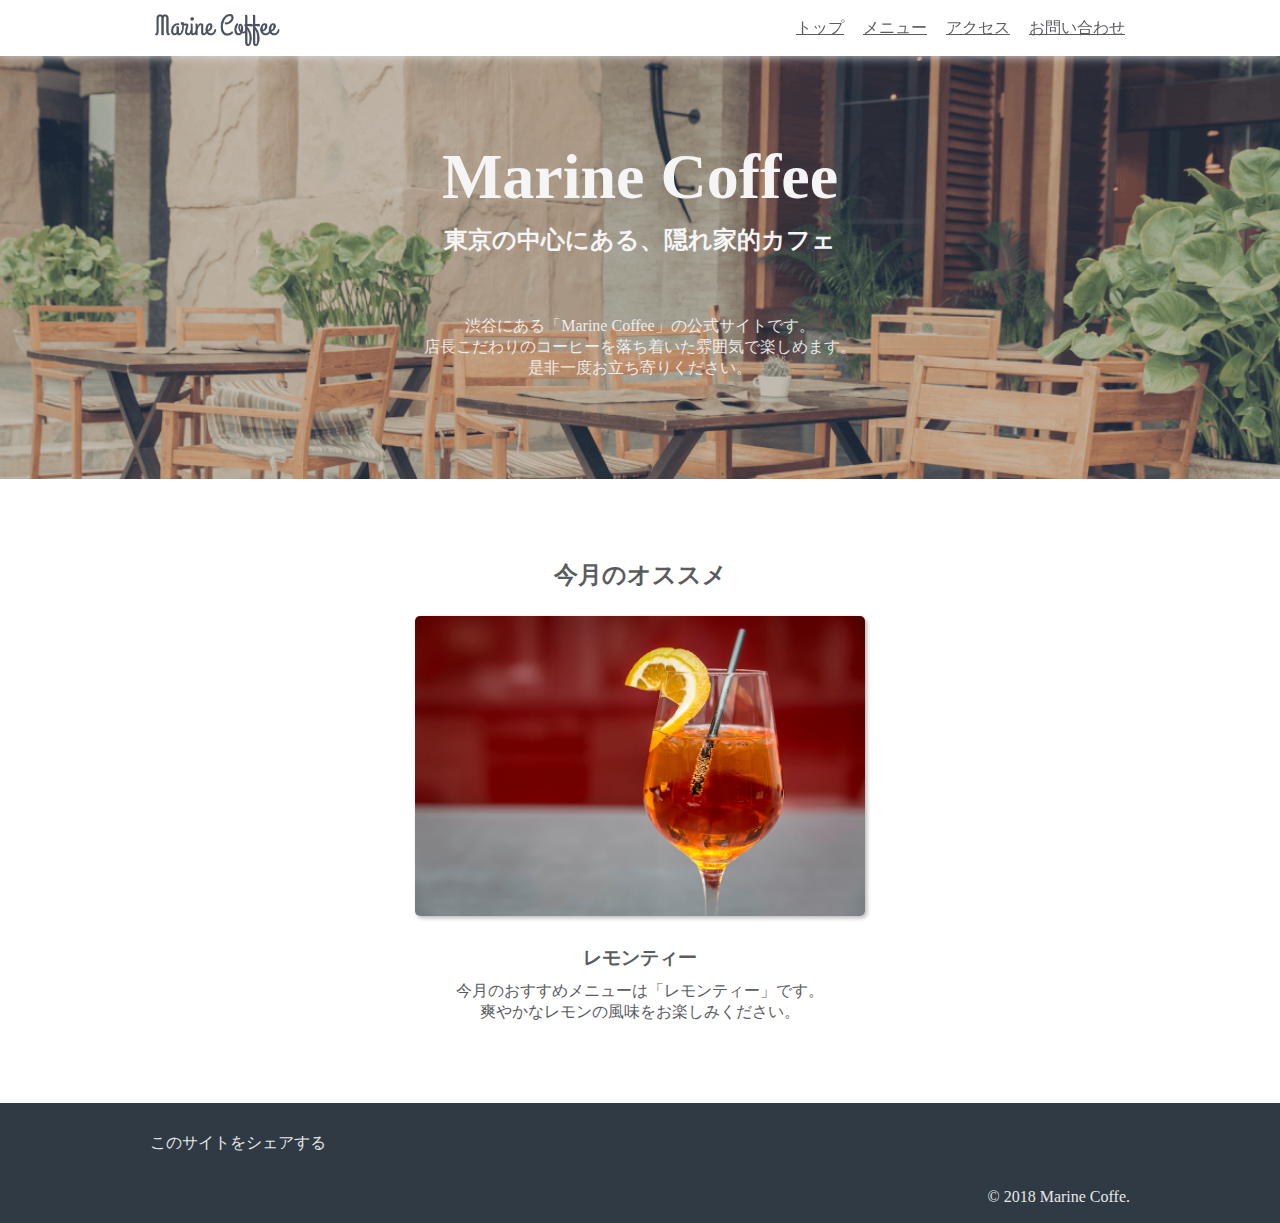
<file: index.html>
<!DOCTYPE html>

<html>
    <head>
        <meta charset="utf-8">
        <title>Marine Coffee | トップページ</title>
        <meta name="viewport" content="width=device-width,initial-scale=1">
        <link rel="shortcut icon" href="images/favicon.ico">
        <link rel="stylesheet" href="common.css">
        <link rel="stylesheet" href="index.css">
        <link rel="stylesheet" href="responsive.css">
    </head>
    <body>
        <div class="header">
            <div class="container">
                <div class="header-left">
                    <img class="header-logo" src="images/logo.png" alt="Marine Coffee">
                </div>
                <div class="header-right">
                    <a href="index.html">トップ</a>
                    <a href="menu.html">メニュー</a>
                    <a href="access.html">アクセス</a>
                    <a href="contact.html">お問い合わせ</a>
                </div>
                <div class="clear"></div>
            </div>
        
        </div>
        <div class="main-visual">
            <div class="container">
                <h1 class="top-title">Marine Coffee</h1>
                <h2 class="top-subtitle">東京の中心にある、隠れ家的カフェ</h2>
                <p class="top-text">
                    渋谷にある「Marine Coffee」の公式サイトです。
                    <br>
                    店長こだわりのコーヒーを落ち着いた雰囲気で楽しめます。
                    <br>
                    是非一度お立ち寄りください。
                </p>
            </div>
        </div>
        <div class="main">
            <div class="container">
                <h2>今月のオススメ</h2>
                <img class="main-image" src="images/lemon-tea.jpg" alt="レモンティー">
                <h3>レモンティー</h3>
                <p>
                    今月のおすすめメニューは「レモンティー」です。
                    <br>
                    爽やかなレモンの風味をお楽しみください。
                </p>
            </div>
        </div>
        <div class="footer">
            <div class="container">
                <div class="footer-left">
                    <p>このサイトをシェアする</p>
                </div>
                <div class="footer-right">
                    &copy; 2018 Marine Coffe.
                </div>
                <div class="clear"></div>
            </div>
        </div>
    </body>

</html>
</file>
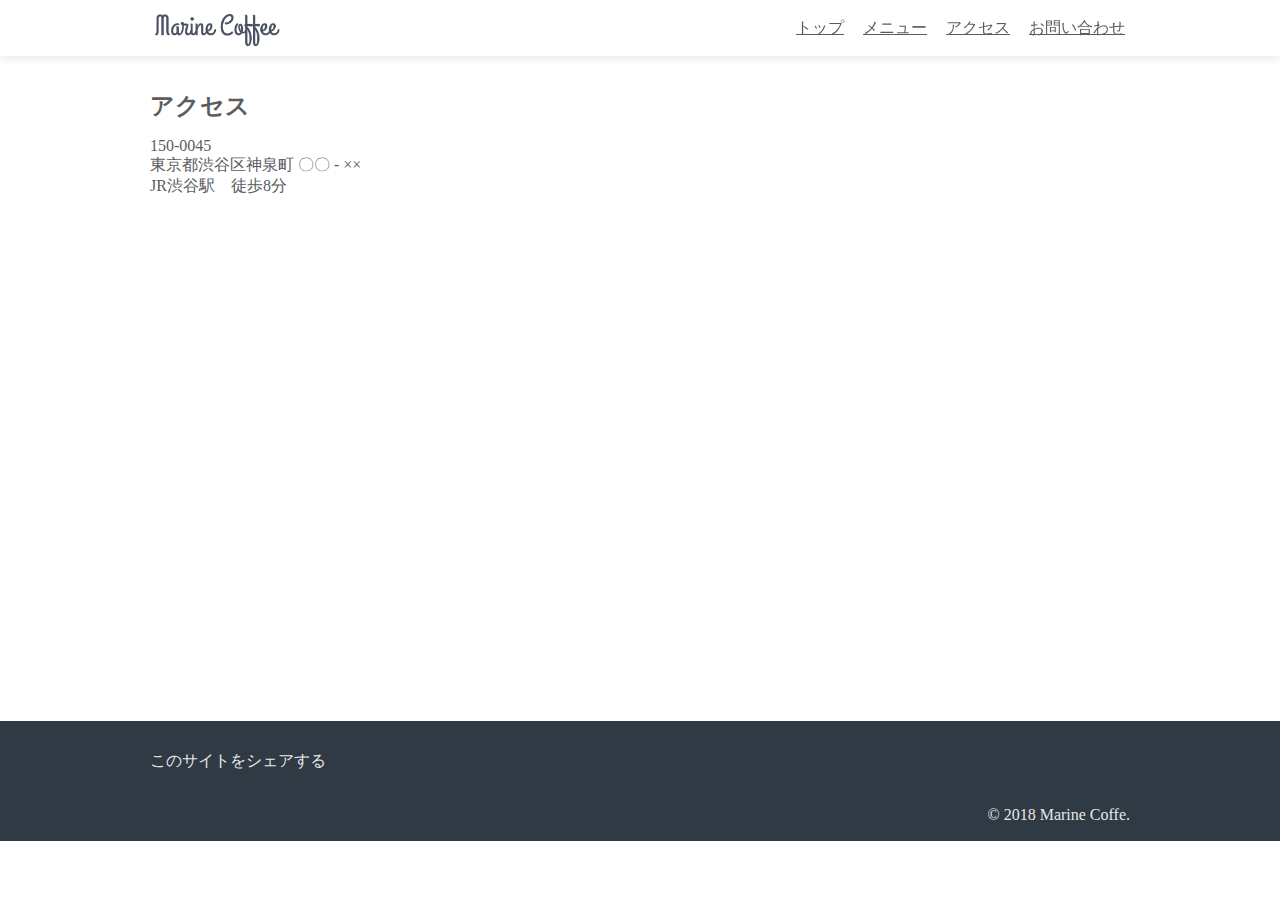
<file: access.html>
<!DOCTYPE html>
<html>
    <head>
        <meta charset="utf-8">
        <title>Marine Coffee | アクセス</title>
        <meta name="viewport" content="width=device-width,initial-scale=1">
        <link rel="shortcut icon" href="images/favicon.ico">
        <link rel="stylesheet" href="common.css">
        <link rel="stylesheet" href="access.css">
        <link rel="stylesheet" href="responsive.css">
    </head>
    <body>
        <div class="header">
            <div class="container">
                <div class="header-left">
                    <img class="header-logo" src="images/logo.png" alt="Marine Coffee">
                </div>
                <div class="header-right">
                    <a href="index.html">トップ</a>
                    <a href="menu.html">メニュー</a>
                    <a href="access.html">アクセス</a>
                    <a href="contact.html">お問い合わせ</a>
                </div>
                <div class="clear"></div>
            </div>
        </div>
        <div class="access">
            <div class="container">
                <h2 class="access-title">アクセス</h2>
                <p class="access-text">
                    150-0045
                    <br>
                    東京都渋谷区神泉町 〇〇 - ××
                    <br>
                    JR渋谷駅　徒歩8分
                </p>
                <div class="google-map">
                    <iframe src="https://www.google.com/maps/embed?pb=!1m18!1m12!1m3!1d3241.770164154667!2d139.6994417512288!3d35.658033880102415!2m3!1f0!2f0!3f0!3m2!1i1024!2i768!4f13.1!3m3!1m2!1s0x60188b563b00109f%3A0x337328def1e2ab26!2z5riL6LC36aeF!5e0!3m2!1sja!2sjp!4v1609988949877!5m2!1sja!2sjp" width="600" height="450" frameborder="0" style="border:0;" allowfullscreen="" aria-hidden="false" tabindex="0"></iframe>
                </div>
            </div>
        </div>
        <div class="footer">
            <div class="container">
                <div class="footer-left">
                    <p>このサイトをシェアする</p>
                </div>
                <div class="footer-right">
                    &copy; 2018 Marine Coffe.
                </div>
                <div class="clear"></div>
            </div>
        </div>
    </body>
</html>
</file>
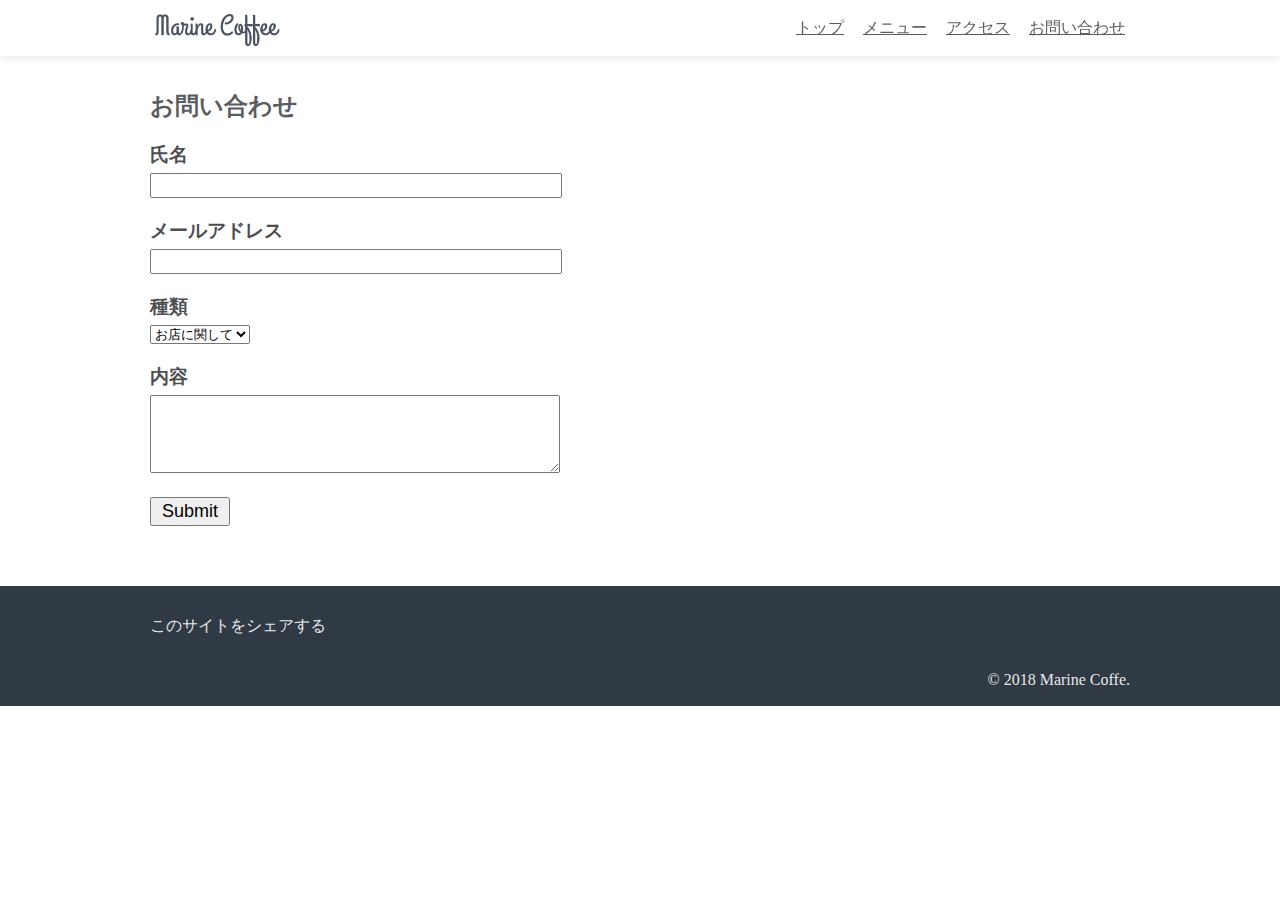
<file: contact.html>
<!DOCTYPE html>

<html>
    <head>
        <meta charset="utf-8">
        <title>Marine Coffee | お問い合わせ</title>
        <meta name="viewport" content="width=device-width,initial-scale=1">
        <link rel="shortcut icon" href="images/favicon.ico">
        <link rel="stylesheet" href="common.css">
        <link rel="stylesheet" href="contact.css">
        <link rel="stylesheet" href="responsive.css">
    </head>
    <body>
        <div class="header">
            <div class="container">
                <div class="header-left">
                    <img class="header-logo" src="images/logo.png" alt="Marine Coffee">
                </div>
                <div class="header-right">
                    <a href="index.html">トップ</a>
                    <a href="menu.html">メニュー</a>
                    <a href="access.html">アクセス</a>
                    <a href="contact.html">お問い合わせ</a>
                </div>
                <div class="clear"></div>
            </div>
        
        </div>
        <div class="contact">
            <div class="container">
                <h2 class="contact-title">お問い合わせ</h2>
                <form class="contact-form">
                    <h3>氏名</h3>
                    <input type="text">
                    <h3>メールアドレス</h3>
                    <input type="email">
                    <h3>種類</h3>
                    <select>
                        <option>お店に関して</option>
                        <option>採用に関して</option>
                        <option>その他</option>
                    </select>
                    <h3>内容</h3>
                    <textarea rows="4"></textarea>
                    <br>
                    <input type="submit" class="submit-button">
                </form>
            </div>
        </div>
        <div class="footer">
            <div class="container">
                <div class="footer-left">
                    <p>このサイトをシェアする</p>
                </div>
                <div class="footer-right">
                    &copy; 2018 Marine Coffe.
                </div>
                <div class="clear"></div>
            </div>
        </div>
    </body>
</html>
</file>
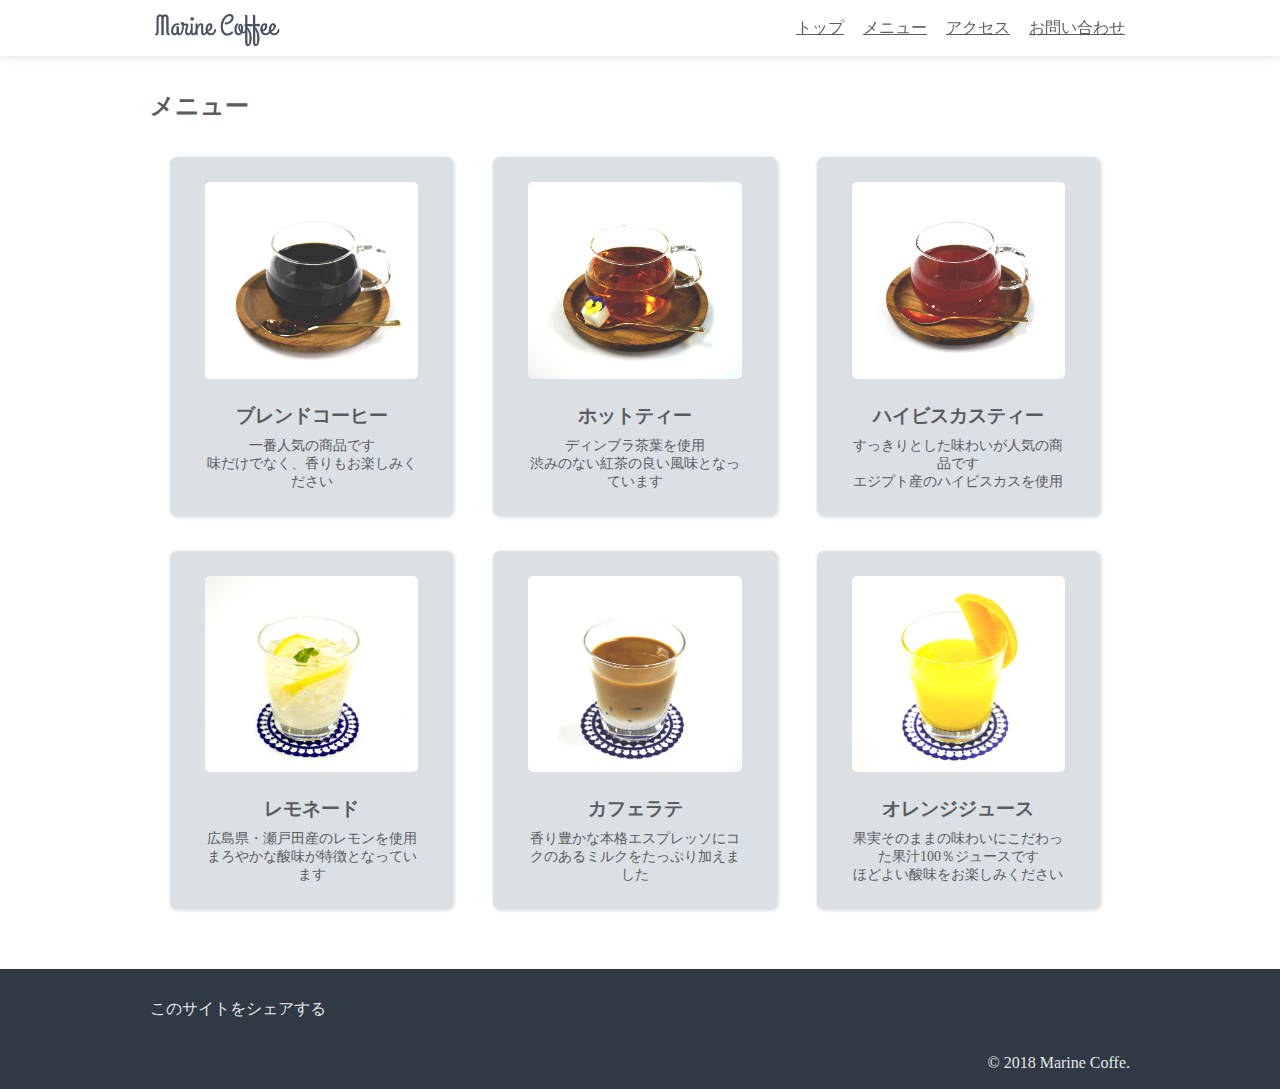
<file: menu.html>
<!DOCTYPE html>
<html>
    <head>
        <meta charset="utf-8">
        <title>Marine Coffee | メニュー</title>
        <meta name="description" content="東京都渋谷区にある「Marine Coffee」の公式ページです。季節ごとのおすすめのメニューや、アクセス情報などを発信しています。">
        <meta name="viewport" content="width=device-width,initial-scale=1">
        <link rel="shortcut icon" href="images/favicon.ico">
        <link rel="stylesheet" href="common.css">
        <link rel="stylesheet" href="menu.css">
        <link rel="stylesheet" href="responsive.css">
    </head>
    <body>
        <div class="header">
            <div class="container">
                <div class="header-left">
                    <img class="header-logo" src="images/logo.png" alt="Marine Coffee">
                </div>
                <div class="header-right">
                    <a href="index.html">トップ</a>
                    <a href="menu.html">メニュー</a>
                    <a href="access.html">アクセス</a>
                    <a href="contact.html">お問い合わせ</a>
                </div>
                <div class="clear"></div>
            </div>
        </div>
        <div class="menu">
            <div class="container">
                <h2>メニュー</h2>
                <div class="menu-card-wrapper">
                    <div class="menu-card">
                        <div class="menu-card-inner">
                            <img class="menu-image" src="images/blend-coffee.jpg" alt="ブレンドコーヒー">
                            <h3 class="menu-title">ブレンドコーヒー</h3>
                            <p class="menu-text">
                                一番人気の商品です
                                <br>
                                味だけでなく、香りもお楽しみください
                            </p>
                        </div>
                    </div>
                    <div class="menu-card">
                        <div class="menu-card-inner">
                            <img class="menu-image" src="images/hot-tea.jpg" alt="ホットティー">
                            <h3 class="menu-title">ホットティー</h3>
                            <p class="menu-text">
                                ディンブラ茶葉を使用
                                <br>
                                渋みのない紅茶の良い風味となっています
                            </p>
                        </div>
                    </div>
                    <div class="menu-card">
                        <div class="menu-card-inner">
                            <img class="menu-image" src="images/hibiscus-tea.jpg" alt="ハイビスカスティー">
                            <h3 class="menu-title">ハイビスカスティー</h3>
                            <p class="menu-text">
                                すっきりとした味わいが人気の商品です
                                <br>
                                エジプト産のハイビスカスを使用
                            </p>
                        </div>
                    </div>
                    <div class="menu-card">
                        <div class="menu-card-inner">
                            <img class="menu-image" src="images/lemonade.jpg" alt="レモネード">
                            <h3 class="menu-title">レモネード</h3>
                            <p class="menu-text">
                                広島県・瀬戸田産のレモンを使用
                                <br>
                                まろやかな酸味が特徴となっています
                            </p>
                        </div>
                    </div>
                    <div class="menu-card">
                        <div class="menu-card-inner">
                            <img class="menu-image" src="images/caffelatte.jpg" alt="カフェラテ">
                            <h3 class="menu-title">カフェラテ</h3>
                            <p class="menu-text">
                                香り豊かな本格エスプレッソにコクのあるミルクをたっぷり加えました
                            </p>
                        </div>
                    </div>
                    <div class="menu-card">
                        <div class="menu-card-inner">
                            <img class="menu-image" src="images/orange-juice.jpg" alt="オレンジジュース">
                            <h3 class="menu-title">オレンジジュース</h3>
                            <p class="menu-text">
                                果実そのままの味わいにこだわった果汁100％ジュースです
                                <br>
                                ほどよい酸味をお楽しみください
                            </p>
                        </div>
                    </div>
                </div>
            </div>
        </div>
        <div class="footer">
            <div class="container">
                <div class="footer-left">
                    <p>このサイトをシェアする</p>
                </div>
                <div class="footer-right">
                    &copy; 2018 Marine Coffe.
                </div>
                <div class="clear"></div>
            </div>
        </div>
    </body>
</html>
</file>
<file: common.css>
@charset "utf-8";
*{
    margin: 0;
    padding: 0;
}

.container{
    max-width: 980px;
    padding: 0 30px;
    margin-left: auto;
    margin-right: auto;
}

.header{
    height: 56px;
    width: 100%;
    box-shadow: 0 0 10px #dddddd;
    background-color: white;
    position: fixed;
    top: 0;
    z-index: 1  ; <!--追加部分-->
}
.header-left{
    float: left;
}
.header-right{
    float: right;
}
.clear{
    clear: both;
}

.header-logo{
    height: 40px;
    margin-top: 8px;
}
.header-right a{
    line-height: 56px;
    color: #5a5c5f;
    margin-left: 5px;
    font-size: 16px;
    padding: 16px 5px;
    
}
.header-right a:hover{
    background-color: #e2f1ff;
    transition:  background-color 0.5s;
}

.footer{
    height: 120px;
    background-color: #2f3a44;
    color: #e8e8e8;
}
.footer-left{
    float: left;
}
.footer-right{
    float: right;
    padding-top: 85px;
}
.footer-left p{
    margin-bottom: 8px;
    margin-top: 30px;
}
</file>
<file: index.css>
@charset "utf-8";
*{
    margin: 0;
    padding: 0;
}




.main-visual{
    padding-top: 140px;
    padding-bottom: 100px;
    background-image: url("images/main.png");
    background-size: cover;
    color: #f5f5f5;
    text-align: center;
}
.top-title{
    font-size: 64px;
    margin-bottom: 10px;
    
}
.top-subtitle{
    font-size: 24px;
    margin-bottom: 60px;
}
.top-text{
    opacity: 0.9;
}
.main{
    padding: 80px 0;
    color: #5a5c5f;
    text-align: center;
}
.main h2{
    margin-bottom: 25px;
}
.main-image{
    width: 450px;
    margin-bottom: 25px;
    box-shadow: 2px 2px 4px #b7b7b7;
    border-radius: 5px;
}
.main h3{
    margin-bottom: 10px;
}
</file>
<file: responsive.css>
@charset "utf-8";
@media (max-width: 1024px){
    .main-visual{
        padding-top: 120px;
        padding-bottom: 80px;
    }
    .top-title{
        font-size: 60px;
    }
    
    
    .menu-card{
        width:50%;
    }
}
@media (max-width: 670px){
    .header-left{
        display: none;
    }
    .header-right{
        float: none;
        text-align: center;
    }
    .header-right a{
        font-size: 14px;
    }
    .main{
        padding: 60px 0;
    }
    .main-image{
        width: 280px;
    }
    .main p{
        font-size: 13px;
    }
    .footer-right{
        padding-top: 30px;
    }
    
    
    .menu-card{
        width:100%;
    } 
    
    .google-map iframe{
        width: 100%;
    }
    
    .contact input, .contact textarea{
        width: 100%;
    }
}
</file>
<file: access.css>
@charset "utf-8"; 

.access{
    padding: 90px 0 60px;
    color: #5a5c5f;
}
.access-title{
    margin-bottom: 15px;
}
.access-text{
    margin-bottom: 10px;
}
</file>
<file: contact.css>
@charset "utf-8";
.contact{
    padding: 90px 0 60px;
    color: #5a5c5f
}
.contact-title{
    margin-bottom: 15px;
}
.contact-form h3{
    margin-top: 20px;
    margin-bottom: 5px;
    color: #4c4e52;
}
input,textarea{
    font-size: 15px;
    width: 400px;
    padding: 2px 4px;
}
.submit-button{
    margin-top: 20px;
    font-size: 18px;
    width: 80px;
}
</file>
<file: menu.css>
@charset "utf-8";

.menu{
    padding: 90px 0 60px;
    color: #5a5c5f;
}
.menu-card{
    width: 33%;
    margin-top: 35px;
}
.menu-card-inner{
    padding: 25px 35px;
    background-color: #dbe0e4;
    border-radius: 7px;
    box-shadow: 1px 1px 4px #d2d4d6;
    text-align: center;
    margin: 0 20px;
}
.menu-image{
    width: 100%;
    margin-bottom: 20px;
    border-radius: 5px;
}
.menu-title{
    margin-bottom: 8px;
}
.menu-text{
    font-size: 14px;
}
.menu-card-wrapper{
    display: flex;
    flex-wrap: wrap;
}
</file>
